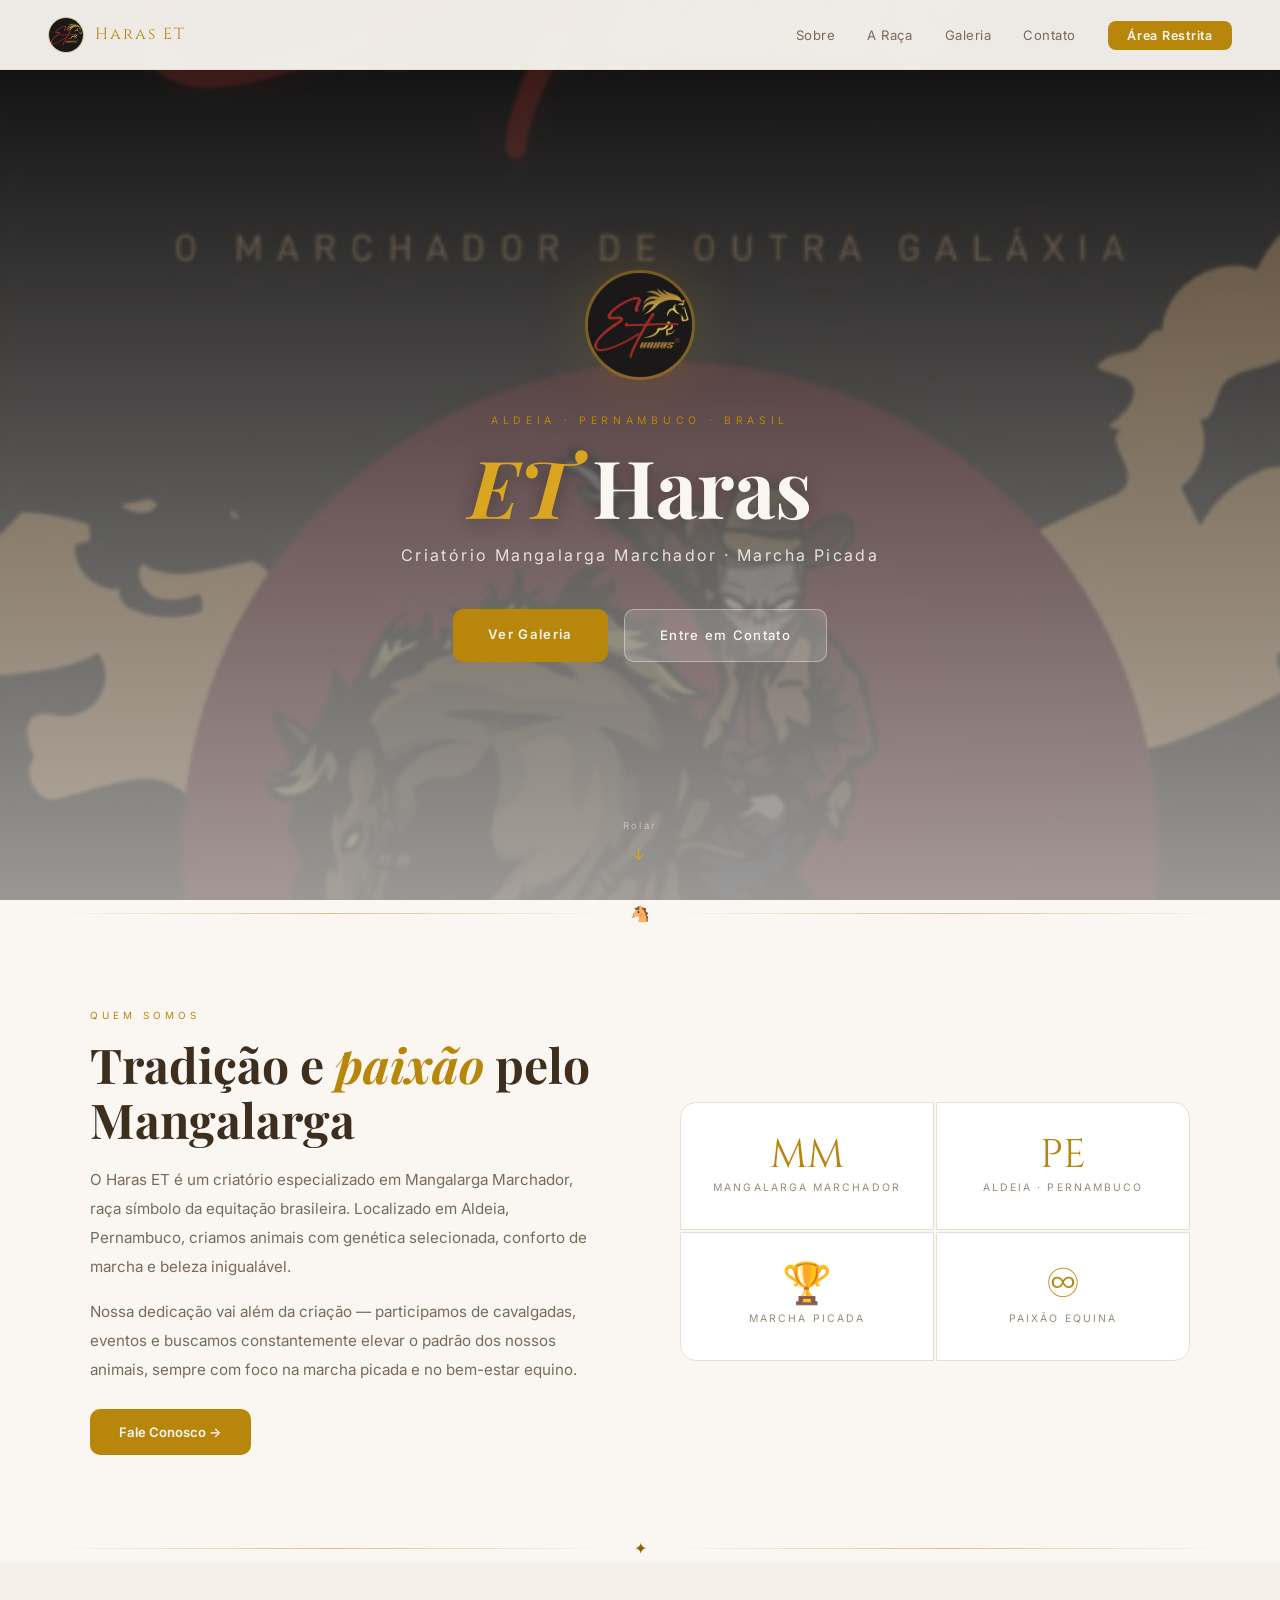
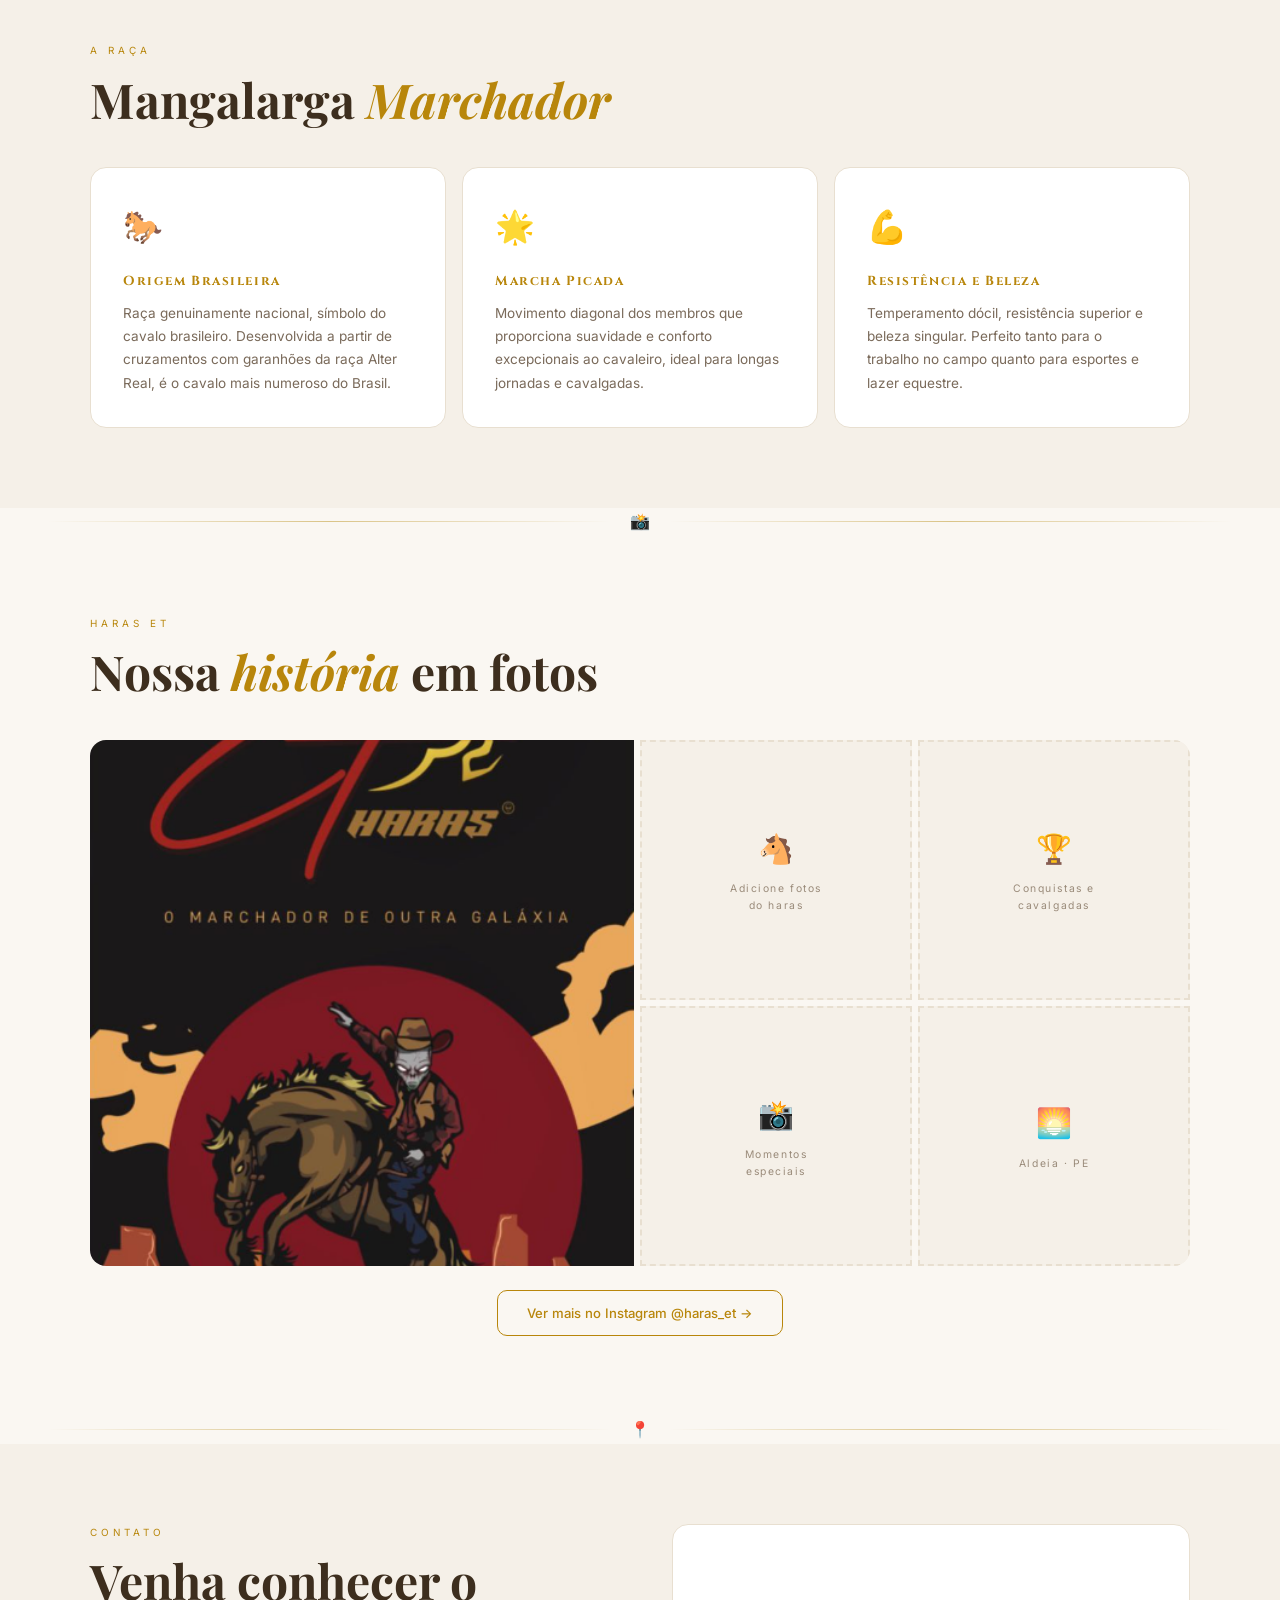
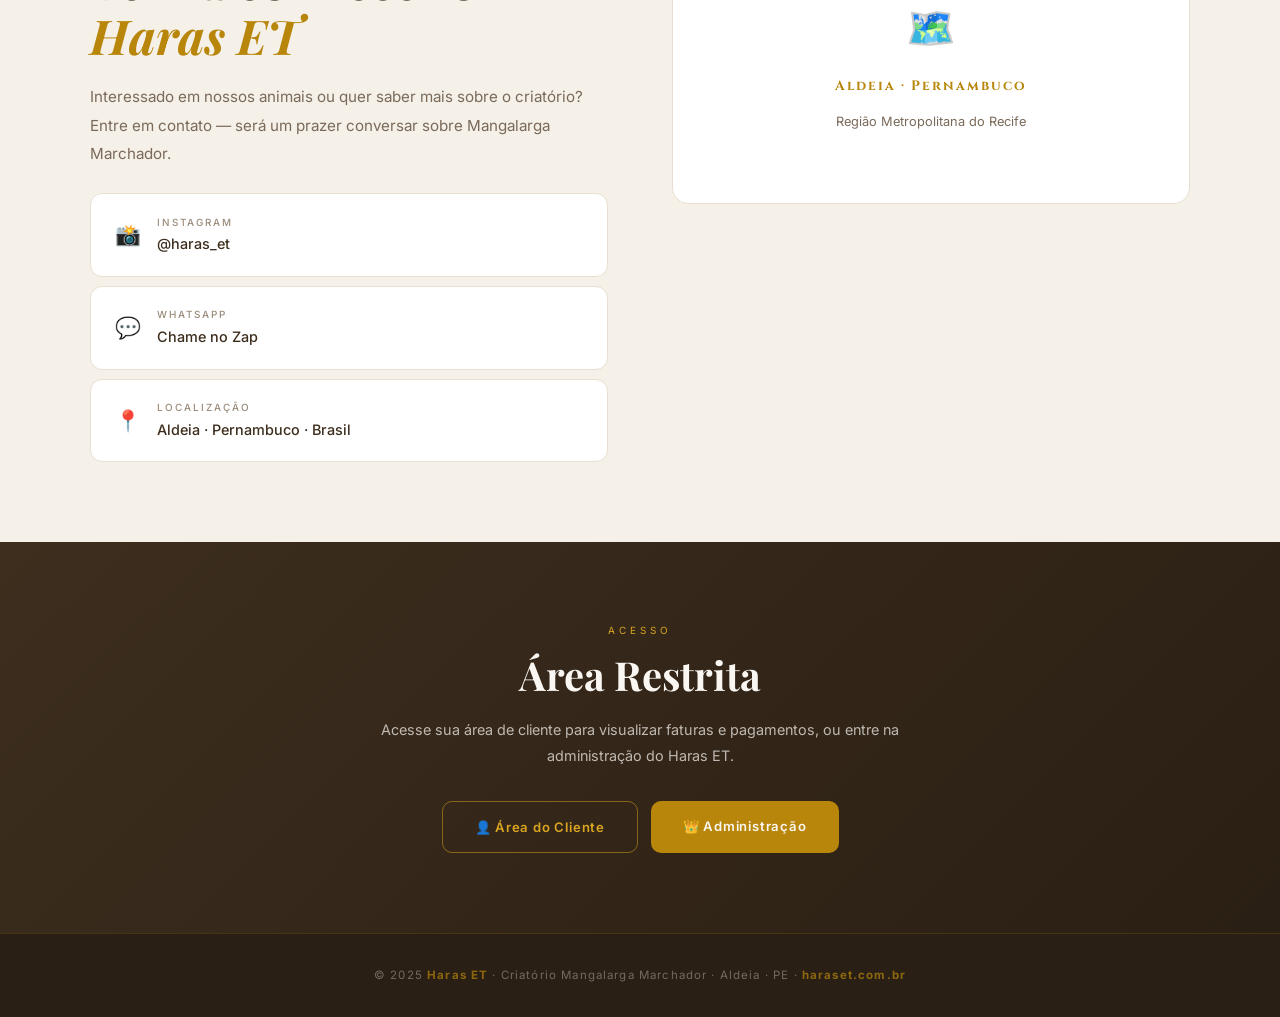
<file: index.html>
<!DOCTYPE html>
<html lang="pt-BR">
<head>
<meta charset="UTF-8"/>
<meta name="viewport" content="width=device-width, initial-scale=1.0"/>
<title>Haras ET · Criatório Mangalarga Marchador</title>
<link href="https://fonts.googleapis.com/css2?family=Cinzel:wght@400;600;900&family=Inter:wght@300;400;500;600&family=Playfair+Display:ital,wght@0,700;1,700&display=swap" rel="stylesheet"/>
<style>
:root{
  --gold:#B8860B;--gold-l:#DAA520;--gold-d:#8B6200;
  --red:#8B1A1A;--red-b:#C0392B;
  --bg:#FAF7F2;--bg2:#F5F0E8;--card:#FFFFFF;
  --border:#E8DFD0;--border2:#DAC488;
  --txt:#3D2E1E;--txt2:#7A6A5A;--txt3:#9A8B7A;
  --shadow:0 2px 16px rgba(61,46,30,0.08);
  --shadow-lg:0 8px 40px rgba(61,46,30,0.12);
}
*,*::before,*::after{box-sizing:border-box;margin:0;padding:0}
html{scroll-behavior:smooth}
body{background:var(--bg);color:var(--txt);font-family:'Inter',sans-serif;font-weight:400;line-height:1.7;overflow-x:hidden}

/* ── NAV ── */
nav{
  position:fixed;top:0;left:0;right:0;z-index:100;
  background:rgba(250,247,242,0.95);
  border-bottom:1px solid var(--border);
  backdrop-filter:blur(8px);
  padding:0 3rem;
  display:flex;align-items:center;justify-content:space-between;
  height:70px;transition:box-shadow .3s;
}
nav.scrolled{box-shadow:var(--shadow)}
.nav-logo{display:flex;align-items:center;gap:.7rem;text-decoration:none}
.nav-logo img{width:36px;height:36px;border-radius:50%;object-fit:cover;border:1.5px solid var(--border2)}
.nav-logo span{font-family:'Cinzel',serif;font-size:1rem;color:var(--gold);letter-spacing:.12em}
.nav-links{display:flex;align-items:center;gap:2rem;list-style:none}
.nav-links a{font-size:.82rem;color:var(--txt2);text-decoration:none;transition:color .2s;letter-spacing:.04em}
.nav-links a:hover{color:var(--gold)}
.nav-links .btn-restrita{
  background:var(--gold);color:#FAF7F2;
  padding:.45rem 1.2rem;border-radius:8px;
  font-size:.78rem;font-weight:600;letter-spacing:.06em;
  transition:all .2s;
}
.nav-links .btn-restrita:hover{background:var(--gold-l);transform:translateY(-1px);box-shadow:0 4px 12px rgba(184,134,11,0.25)}
.nav-toggle{display:none;background:none;border:none;cursor:pointer;color:var(--txt);font-size:1.4rem}

/* ── HERO ── */
#hero{
  min-height:100vh;
  display:flex;align-items:center;justify-content:center;
  position:relative;overflow:hidden;
  padding:5rem 3rem 3rem;
}
.hero-bg{
  position:absolute;inset:0;
  background:url('banner.jpg') center/cover no-repeat;
  filter:brightness(0.35) saturate(0.8);
}
.hero-overlay{
  position:absolute;inset:0;
  background:linear-gradient(to bottom,rgba(250,247,242,0) 0%,rgba(250,247,242,0.6) 100%);
}
.hero-content{
  position:relative;z-index:1;
  text-align:center;max-width:700px;
  animation:fadeUp .8s ease forwards;
}
.hero-logo{
  width:110px;height:110px;border-radius:50%;
  object-fit:cover;border:3px solid rgba(184,134,11,0.5);
  box-shadow:0 0 60px rgba(184,134,11,0.2);
  margin:0 auto 2rem;display:block;
}
.hero-tag{
  font-size:.65rem;letter-spacing:.45em;color:var(--gold);
  text-transform:uppercase;margin-bottom:1rem;
}
.hero-title{
  font-family:'Playfair Display',serif;
  font-size:clamp(2.8rem,8vw,5rem);
  color:#FAF7F2;font-weight:700;line-height:1;
  margin-bottom:.5rem;text-shadow:0 2px 20px rgba(0,0,0,0.3);
}
.hero-title em{color:var(--gold-l);font-style:italic}
.hero-subtitle{
  font-size:clamp(.85rem,2vw,1rem);
  color:rgba(250,247,242,0.85);
  letter-spacing:.15em;margin-top:1rem;margin-bottom:2.5rem;
}
.hero-cta{display:flex;gap:1rem;justify-content:center;flex-wrap:wrap}
.btn-hero-primary{
  background:var(--gold);color:#FAF7F2;
  padding:.9rem 2.2rem;border-radius:10px;
  font-size:.82rem;font-weight:600;letter-spacing:.1em;
  text-decoration:none;transition:all .2s;
}
.btn-hero-primary:hover{background:var(--gold-l);transform:translateY(-2px);box-shadow:0 6px 20px rgba(184,134,11,0.4)}
.btn-hero-outline{
  background:rgba(250,247,242,0.15);color:#FAF7F2;
  padding:.9rem 2.2rem;border-radius:10px;
  border:1.5px solid rgba(250,247,242,0.4);
  font-size:.82rem;font-weight:500;letter-spacing:.1em;
  text-decoration:none;transition:all .2s;backdrop-filter:blur(4px);
}
.btn-hero-outline:hover{background:rgba(250,247,242,0.25);transform:translateY(-2px)}
.scroll-indicator{
  position:absolute;bottom:2rem;left:50%;transform:translateX(-50%);
  display:flex;flex-direction:column;align-items:center;gap:.4rem;
  color:rgba(250,247,242,0.5);font-size:.6rem;letter-spacing:.25em;
  animation:bounce 2s ease-in-out infinite;
}
.scroll-indicator::after{
  content:'↓';font-size:1rem;color:var(--gold-l);
}

/* ── SECTIONS ── */
section{padding:5rem 3rem}
.section-inner{max-width:1100px;margin:0 auto}
.section-tag{font-size:.62rem;letter-spacing:.4em;color:var(--gold);text-transform:uppercase;margin-bottom:.8rem;display:block}
.section-title{font-family:'Playfair Display',serif;font-size:clamp(2rem,4vw,3rem);color:var(--txt);line-height:1.15;margin-bottom:1.2rem}
.section-title em{color:var(--gold);font-style:italic}

/* ── DIVIDER ── */
.section-divider{display:flex;align-items:center;gap:1.2rem;margin:0;padding:0 3rem}
.div-line{flex:1;height:1px;background:linear-gradient(to right,transparent,var(--border2),transparent)}
.div-icon{color:var(--gold-d);font-size:1rem}

/* ── SOBRE ── */
#sobre{background:var(--bg)}
.sobre-grid{display:grid;grid-template-columns:1fr 1fr;gap:5rem;align-items:center}
.sobre-text p{color:var(--txt2);line-height:1.9;margin-bottom:1rem;font-size:.95rem}
.sobre-text .btn{
  display:inline-flex;align-items:center;gap:.4rem;
  background:var(--gold);color:#FAF7F2;
  padding:.75rem 1.8rem;border-radius:10px;
  font-size:.82rem;font-weight:600;text-decoration:none;
  margin-top:.5rem;transition:all .2s;
}
.sobre-text .btn:hover{background:var(--gold-l);transform:translateY(-1px)}
.stats-grid{display:grid;grid-template-columns:1fr 1fr;gap:2px}
.stat-card{
  background:var(--card);border:1.5px solid var(--border);
  padding:2rem;text-align:center;transition:all .2s;
}
.stat-card:hover{border-color:var(--border2);box-shadow:var(--shadow)}
.stat-card:first-child{border-radius:16px 0 0 0}
.stat-card:nth-child(2){border-radius:0 16px 0 0}
.stat-card:nth-child(3){border-radius:0 0 0 16px}
.stat-card:last-child{border-radius:0 0 16px 0}
.stat-num{font-family:'Cinzel',serif;font-size:2.5rem;color:var(--gold);line-height:1;margin-bottom:.3rem}
.stat-lbl{font-size:.65rem;color:var(--txt3);letter-spacing:.2em;text-transform:uppercase}

/* ── RACA ── */
#raca{background:var(--bg2)}
.raca-grid{display:grid;grid-template-columns:repeat(3,1fr);gap:1rem;margin-top:2.5rem}
.raca-card{
  background:var(--card);border:1.5px solid var(--border);
  border-radius:16px;padding:2rem;
  transition:all .3s;position:relative;overflow:hidden;
}
.raca-card::before{
  content:'';position:absolute;top:0;left:0;right:0;height:3px;
  background:linear-gradient(to right,var(--red),var(--gold));
  transform:scaleX(0);transition:transform .3s;transform-origin:left;
}
.raca-card:hover{border-color:var(--border2);box-shadow:var(--shadow);transform:translateY(-3px)}
.raca-card:hover::before{transform:scaleX(1)}
.raca-icon{font-size:2rem;margin-bottom:1rem}
.raca-card h3{font-family:'Cinzel',serif;font-size:.82rem;letter-spacing:.12em;color:var(--gold);margin-bottom:.6rem}
.raca-card p{font-size:.85rem;color:var(--txt2);line-height:1.7}

/* ── GALERIA ── */
#galeria{background:var(--bg)}
.gallery-grid{
  display:grid;
  grid-template-columns:2fr 1fr 1fr;
  grid-template-rows:260px 260px;
  gap:6px;margin-top:2.5rem;border-radius:16px;overflow:hidden;
}
.gallery-item{position:relative;overflow:hidden;background:var(--bg2)}
.gallery-item.large{grid-row:span 2}
.gallery-item img{width:100%;height:100%;object-fit:cover;transition:transform .5s ease;display:block}
.gallery-item:hover img{transform:scale(1.05)}
.gallery-overlay{
  position:absolute;inset:0;
  background:linear-gradient(to top,rgba(61,46,30,0.6),transparent);
  display:flex;align-items:flex-end;padding:1rem;
  opacity:0;transition:opacity .3s;
}
.gallery-item:hover .gallery-overlay{opacity:1}
.gallery-overlay span{font-family:'Cinzel',serif;font-size:.65rem;letter-spacing:.2em;color:#FAF7F2;text-transform:uppercase}
.gallery-placeholder{
  width:100%;height:100%;display:flex;flex-direction:column;
  align-items:center;justify-content:center;gap:.5rem;
  border:2px dashed var(--border);background:var(--bg2);
}
.gp-icon{font-size:1.8rem}
.gp-txt{font-size:.65rem;letter-spacing:.15em;color:var(--txt3);text-align:center;line-height:1.6}
.gallery-cta{text-align:center;margin-top:1.5rem}
.gallery-cta a{
  display:inline-flex;align-items:center;gap:.4rem;
  color:var(--gold);border:1.5px solid var(--gold);
  padding:.7rem 1.8rem;border-radius:10px;
  font-size:.82rem;font-weight:500;text-decoration:none;
  transition:all .2s;
}
.gallery-cta a:hover{background:var(--gold);color:#FAF7F2}

/* ── CONTATO ── */
#contato{background:var(--bg2)}
.contato-grid{display:grid;grid-template-columns:1fr 1fr;gap:4rem;align-items:start}
.contato-info p{color:var(--txt2);font-size:.95rem;line-height:1.9;margin-bottom:1.5rem}
.contato-items{display:flex;flex-direction:column;gap:.6rem}
.contato-item{
  background:var(--card);border:1.5px solid var(--border);
  border-radius:12px;padding:1.2rem 1.5rem;
  display:flex;align-items:center;gap:1rem;
  text-decoration:none;transition:all .2s;
}
.contato-item:hover{border-color:var(--border2);box-shadow:var(--shadow);transform:translateX(4px)}
.ci-icon{font-size:1.3rem;flex-shrink:0}
.ci-info .ci-label{font-size:.62rem;letter-spacing:.2em;color:var(--txt3);text-transform:uppercase;font-weight:500}
.ci-info .ci-value{font-size:.9rem;color:var(--txt);font-weight:500;margin-top:.1rem}
.map-placeholder{
  background:var(--card);border:1.5px solid var(--border);
  border-radius:16px;padding:2rem;text-align:center;
  height:280px;display:flex;flex-direction:column;
  align-items:center;justify-content:center;gap:.8rem;
}
.map-placeholder .map-icon{font-size:2.5rem}
.map-placeholder h4{font-family:'Cinzel',serif;font-size:.85rem;letter-spacing:.15em;color:var(--gold)}
.map-placeholder p{font-size:.8rem;color:var(--txt2)}

/* ── AREA RESTRITA ── */
#area-restrita{
  background:linear-gradient(135deg,#3D2E1E,#2A1F14);
  padding:5rem 3rem;
}
#area-restrita .section-inner{text-align:center;max-width:600px}
#area-restrita .section-tag{color:var(--gold-l)}
#area-restrita .section-title{color:#FAF7F2}
#area-restrita p{color:rgba(250,247,242,0.7);font-size:.9rem;margin-bottom:2rem;line-height:1.8}
.area-btns{display:flex;gap:.8rem;justify-content:center;flex-wrap:wrap}
.area-btns a{
  padding:.85rem 2rem;border-radius:10px;
  font-size:.82rem;font-weight:600;text-decoration:none;
  transition:all .2s;letter-spacing:.06em;
}
.area-btns .ab-cliente{
  background:transparent;color:var(--gold-l);
  border:1.5px solid rgba(218,165,32,0.5);
}
.area-btns .ab-cliente:hover{background:rgba(218,165,32,0.1);border-color:var(--gold-l)}
.area-btns .ab-admin{
  background:var(--gold);color:#FAF7F2;
}
.area-btns .ab-admin:hover{background:var(--gold-l);transform:translateY(-2px);box-shadow:0 6px 20px rgba(184,134,11,0.4)}

/* ── FOOTER ── */
footer{
  background:#2A1F14;
  padding:2rem 3rem;
  text-align:center;
  border-top:1px solid rgba(184,134,11,0.2);
}
footer p{font-size:.72rem;color:rgba(250,247,242,0.35);letter-spacing:.1em}
footer strong{color:rgba(184,134,11,0.7)}

/* ── REVEAL ── */
.reveal{opacity:0;transform:translateY(24px);transition:opacity .7s ease,transform .7s ease}
.reveal.visible{opacity:1;transform:translateY(0)}

/* ── ANIMATIONS ── */
@keyframes fadeUp{from{opacity:0;transform:translateY(20px)}to{opacity:1;transform:translateY(0)}}
@keyframes bounce{0%,100%{transform:translate(-50%,0)}50%{transform:translate(-50%,6px)}}

/* ── MOBILE ── */
@media(max-width:768px){
  nav{padding:0 1.2rem}
  .nav-links{display:none}
  .nav-toggle{display:block}
  section{padding:3.5rem 1.2rem}
  .section-divider{padding:0 1.2rem}
  #hero{padding:4rem 1.2rem 3rem}
  .sobre-grid,.contato-grid{grid-template-columns:1fr;gap:2.5rem}
  .raca-grid{grid-template-columns:1fr}
  .gallery-grid{grid-template-columns:1fr 1fr;grid-template-rows:auto;border-radius:12px}
  .gallery-item.large{grid-row:span 1;grid-column:span 2;height:220px}
  .gallery-item{height:150px}
  #area-restrita{padding:3.5rem 1.2rem}
  footer{padding:1.5rem 1.2rem}
  .hero-cta{flex-direction:column;align-items:center}
}
</style>
</head>
<body>

<!-- NAV -->
<nav id="navbar">
  <a href="#" class="nav-logo">
    <img src="logo.jpg" alt="Haras ET"/>
    <span>Haras ET</span>
  </a>
  <ul class="nav-links">
    <li><a href="#sobre">Sobre</a></li>
    <li><a href="#raca">A Raça</a></li>
    <li><a href="#galeria">Galeria</a></li>
    <li><a href="#contato">Contato</a></li>
    <li><a href="acesso.html" class="btn-restrita">Área Restrita</a></li>
  </ul>
  <button class="nav-toggle" onclick="toggleNav()">☰</button>
</nav>

<!-- HERO -->
<section id="hero">
  <div class="hero-bg"></div>
  <div class="hero-overlay"></div>
  <div class="hero-content">
    <img src="logo.jpg" alt="Haras ET" class="hero-logo"/>
    <p class="hero-tag">Aldeia · Pernambuco · Brasil</p>
    <h1 class="hero-title"><em>ET</em> Haras</h1>
    <p class="hero-subtitle">Criatório Mangalarga Marchador · Marcha Picada</p>
    <div class="hero-cta">
      <a href="#galeria" class="btn-hero-primary">Ver Galeria</a>
      <a href="#contato" class="btn-hero-outline">Entre em Contato</a>
    </div>
  </div>
  <div class="scroll-indicator">Rolar</div>
</section>

<div class="section-divider reveal"><div class="div-line"></div><div class="div-icon">🐴</div><div class="div-line"></div></div>

<!-- SOBRE -->
<section id="sobre">
  <div class="section-inner sobre-grid">
    <div class="sobre-text reveal">
      <span class="section-tag">Quem Somos</span>
      <h2 class="section-title">Tradição e <em>paixão</em> pelo Mangalarga</h2>
      <p>O Haras ET é um criatório especializado em Mangalarga Marchador, raça símbolo da equitação brasileira. Localizado em Aldeia, Pernambuco, criamos animais com genética selecionada, conforto de marcha e beleza inigualável.</p>
      <p>Nossa dedicação vai além da criação — participamos de cavalgadas, eventos e buscamos constantemente elevar o padrão dos nossos animais, sempre com foco na marcha picada e no bem-estar equino.</p>
      <a href="#contato" class="btn">Fale Conosco →</a>
    </div>
    <div class="stats-grid reveal">
      <div class="stat-card"><div class="stat-num">MM</div><div class="stat-lbl">Mangalarga Marchador</div></div>
      <div class="stat-card"><div class="stat-num">PE</div><div class="stat-lbl">Aldeia · Pernambuco</div></div>
      <div class="stat-card"><div class="stat-num">🏆</div><div class="stat-lbl">Marcha Picada</div></div>
      <div class="stat-card"><div class="stat-num">♾</div><div class="stat-lbl">Paixão Equina</div></div>
    </div>
  </div>
</section>

<div class="section-divider reveal"><div class="div-line"></div><div class="div-icon">✦</div><div class="div-line"></div></div>

<!-- RAÇA -->
<section id="raca">
  <div class="section-inner">
    <div class="reveal">
      <span class="section-tag">A Raça</span>
      <h2 class="section-title">Mangalarga <em>Marchador</em></h2>
    </div>
    <div class="raca-grid">
      <div class="raca-card reveal">
        <div class="raca-icon">🐎</div>
        <h3>Origem Brasileira</h3>
        <p>Raça genuinamente nacional, símbolo do cavalo brasileiro. Desenvolvida a partir de cruzamentos com garanhões da raça Alter Real, é o cavalo mais numeroso do Brasil.</p>
      </div>
      <div class="raca-card reveal">
        <div class="raca-icon">🌟</div>
        <h3>Marcha Picada</h3>
        <p>Movimento diagonal dos membros que proporciona suavidade e conforto excepcionais ao cavaleiro, ideal para longas jornadas e cavalgadas.</p>
      </div>
      <div class="raca-card reveal">
        <div class="raca-icon">💪</div>
        <h3>Resistência e Beleza</h3>
        <p>Temperamento dócil, resistência superior e beleza singular. Perfeito tanto para o trabalho no campo quanto para esportes e lazer equestre.</p>
      </div>
    </div>
  </div>
</section>

<div class="section-divider reveal"><div class="div-line"></div><div class="div-icon">📸</div><div class="div-line"></div></div>

<!-- GALERIA -->
<section id="galeria">
  <div class="section-inner">
    <div class="reveal">
      <span class="section-tag">Haras ET</span>
      <h2 class="section-title">Nossa <em>história</em> em fotos</h2>
    </div>
    <div class="gallery-grid reveal">
      <div class="gallery-item large">
        <img src="banner.jpg" alt="Haras ET"/>
        <div class="gallery-overlay"><span>O Marchador de Outra Galáxia</span></div>
      </div>
      <div class="gallery-item"><div class="gallery-placeholder"><div class="gp-icon">🐴</div><div class="gp-txt">Adicione fotos<br>do haras</div></div></div>
      <div class="gallery-item"><div class="gallery-placeholder"><div class="gp-icon">🏆</div><div class="gp-txt">Conquistas e<br>cavalgadas</div></div></div>
      <div class="gallery-item"><div class="gallery-placeholder"><div class="gp-icon">📸</div><div class="gp-txt">Momentos<br>especiais</div></div></div>
      <div class="gallery-item"><div class="gallery-placeholder"><div class="gp-icon">🌅</div><div class="gp-txt">Aldeia · PE</div></div></div>
    </div>
    <div class="gallery-cta reveal">
      <a href="https://www.instagram.com/haras_et" target="_blank">Ver mais no Instagram @haras_et →</a>
    </div>
  </div>
</section>

<div class="section-divider reveal"><div class="div-line"></div><div class="div-icon">📍</div><div class="div-line"></div></div>

<!-- CONTATO -->
<section id="contato">
  <div class="section-inner contato-grid">
    <div class="contato-info reveal">
      <span class="section-tag">Contato</span>
      <h2 class="section-title">Venha conhecer o <em>Haras ET</em></h2>
      <p>Interessado em nossos animais ou quer saber mais sobre o criatório? Entre em contato — será um prazer conversar sobre Mangalarga Marchador.</p>
      <div class="contato-items">
        <a href="https://www.instagram.com/haras_et" target="_blank" class="contato-item">
          <div class="ci-icon">📸</div>
          <div class="ci-info"><div class="ci-label">Instagram</div><div class="ci-value">@haras_et</div></div>
        </a>
        <a href="https://wa.me/5581988643810" class="contato-item">
          <div class="ci-icon">💬</div>
          <div class="ci-info"><div class="ci-label">WhatsApp</div><div class="ci-value">Chame no Zap</div></div>
        </a>
        <div class="contato-item">
          <div class="ci-icon">📍</div>
          <div class="ci-info"><div class="ci-label">Localização</div><div class="ci-value">Aldeia · Pernambuco · Brasil</div></div>
        </div>
      </div>
    </div>
    <div class="map-placeholder reveal">
      <div class="map-icon">🗺️</div>
      <h4>Aldeia · Pernambuco</h4>
      <p>Região Metropolitana do Recife</p>
    </div>
  </div>
</section>

<!-- ÁREA RESTRITA -->
<section id="area-restrita">
  <div class="section-inner reveal">
    <span class="section-tag">Acesso</span>
    <h2 class="section-title" style="font-size:clamp(1.8rem,4vw,2.5rem)">Área Restrita</h2>
    <p>Acesse sua área de cliente para visualizar faturas e pagamentos, ou entre na administração do Haras ET.</p>
    <div class="area-btns">
      <a href="acesso.html#cliente" class="ab-cliente">👤 Área do Cliente</a>
      <a href="acesso.html#admin" class="ab-admin">👑 Administração</a>
    </div>
  </div>
</section>

<!-- FOOTER -->
<footer>
  <p>© 2025 <strong>Haras ET</strong> · Criatório Mangalarga Marchador · Aldeia · PE · <strong>haraset.com.br</strong></p>
</footer>

<script>
// Nav scroll
window.addEventListener('scroll',function(){
  document.getElementById('navbar').classList.toggle('scrolled',window.scrollY>50);
});

// Mobile nav
function toggleNav(){
  var links=document.querySelector('.nav-links');
  if(links.style.display==='flex'){ links.style.display='none'; }
  else {
    links.style.display='flex';
    links.style.flexDirection='column';
    links.style.position='fixed';
    links.style.top='70px';
    links.style.left='0';links.style.right='0';
    links.style.background='rgba(250,247,242,0.98)';
    links.style.padding='1.5rem';
    links.style.borderBottom='1px solid #E8DFD0';
    links.style.backdropFilter='blur(8px)';
    links.style.gap='1rem';
    links.style.zIndex='99';
  }
}

// Close mobile nav on link click
document.querySelectorAll('.nav-links a').forEach(function(a){
  a.addEventListener('click',function(){
    var links=document.querySelector('.nav-links');
    links.style.display='none';
  });
});

// Reveal on scroll
var reveals=document.querySelectorAll('.reveal');
var observer=new IntersectionObserver(function(entries){
  entries.forEach(function(e){ if(e.isIntersecting) e.target.classList.add('visible'); });
},{threshold:0.1});
reveals.forEach(function(el){ observer.observe(el); });
</script>
</body>
</html>
</file>
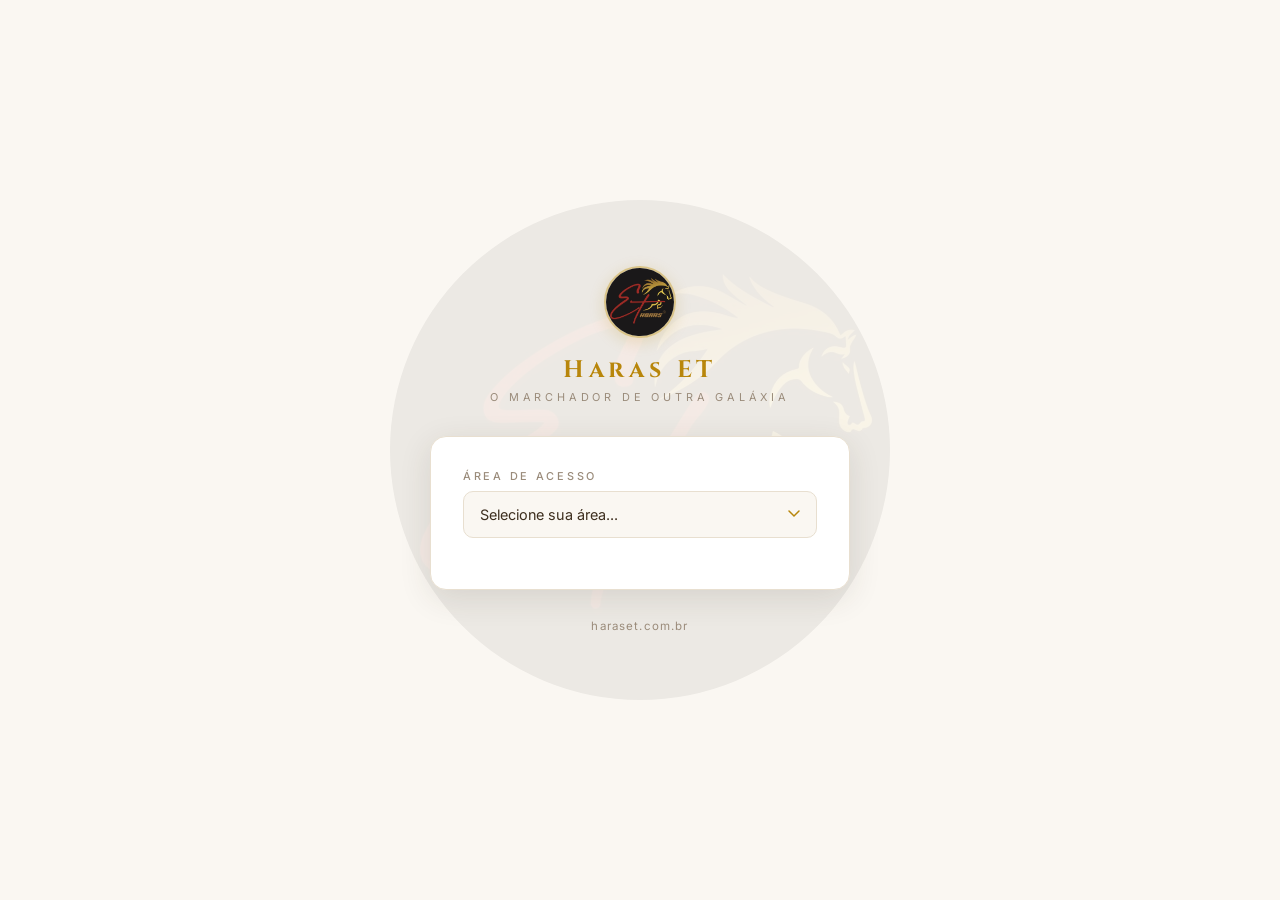
<file: acesso.html>
<!DOCTYPE html>
<html lang="pt-BR">
<head>
<meta charset="UTF-8"/>
<meta name="viewport" content="width=device-width, initial-scale=1.0, viewport-fit=cover"/>
<title>Haras ET</title>
<link href="https://fonts.googleapis.com/css2?family=Cinzel:wght@400;600;900&family=Inter:wght@300;400;500;600&display=swap" rel="stylesheet"/>
<link rel="manifest" href="manifest.json"/>
<meta name="theme-color" content="#FAF7F2"/>
<meta name="apple-mobile-web-app-capable" content="yes"/>
<meta name="apple-mobile-web-app-status-bar-style" content="default"/>
<meta name="apple-mobile-web-app-title" content="Haras ET"/>
<link rel="apple-touch-icon" href="logo.jpg"/>
<style>
:root{
  --gold:#B8860B;--gold-l:#DAA520;--gold-d:#8B6200;
  --bg:#FAF7F2;--bg2:#FFFFFF;--card:#FFFFFF;
  --border:#E8DFD0;--border2:#DAC488;
  --txt:#3D2E1E;--txt2:#7A6A5A;--txt3:#9A8B7A;
  --green:#2E7D32;--green-bg:#E8F5E8;
  --orange:#8B6200;--orange-bg:#FFF3DC;
  --red:#C0392B;--red-bg:#FDECEA;
  --shadow:0 2px 12px rgba(61,46,30,0.08);
  --shadow-lg:0 8px 32px rgba(61,46,30,0.12);
}
*,*::before,*::after{box-sizing:border-box;margin:0;padding:0}
html,body{height:100%}
body{
  background:var(--bg);color:var(--txt);
  font-family:'Inter',sans-serif;font-weight:400;
  min-height:100vh;display:flex;align-items:center;justify-content:center;
  padding:1.5rem;
  padding-top:calc(1.5rem + env(safe-area-inset-top));
  padding-bottom:calc(1.5rem + env(safe-area-inset-bottom));
  position:relative;overflow:hidden;
}

/* Marca d'água */
.watermark{
  position:fixed;top:50%;left:50%;
  transform:translate(-50%,-50%);
  width:min(80vw,500px);height:min(80vw,500px);
  border-radius:50%;
  background:url('logo.jpg') center/cover no-repeat;
  opacity:0.06;pointer-events:none;z-index:0;
}

.wrap{
  position:relative;z-index:1;
  width:100%;max-width:420px;
  display:flex;flex-direction:column;align-items:center;
}

/* Logo */
.logo-wrap{text-align:center;margin-bottom:2rem}
.logo-img{
  width:72px;height:72px;border-radius:50%;
  object-fit:cover;
  border:2.5px solid var(--border2);
  box-shadow:0 4px 16px rgba(184,134,11,0.2);
  display:block;margin:0 auto 1rem;
}
.logo-wrap h1{
  font-family:'Cinzel',serif;font-size:1.5rem;
  color:var(--gold);letter-spacing:.2em;margin-bottom:.25rem;
}
.logo-wrap p{font-size:.68rem;color:var(--txt3);letter-spacing:.35em;text-transform:uppercase}

/* Card */
.card{
  background:var(--card);border:1.5px solid var(--border);
  border-radius:16px;width:100%;padding:2rem;
  box-shadow:var(--shadow-lg);
}

/* Labels */
.lbl{
  font-size:.68rem;color:var(--txt3);letter-spacing:.25em;
  text-transform:uppercase;display:block;margin-bottom:.5rem;
  font-weight:500;
}

/* Select */
.sel{
  width:100%;background:var(--bg);border:1.5px solid var(--border);
  border-radius:10px;padding:.85rem 1rem;
  font-family:'Inter',sans-serif;font-size:.9rem;color:var(--txt);
  outline:none;cursor:pointer;appearance:none;-webkit-appearance:none;
  background-image:url("data:image/svg+xml,%3Csvg xmlns='http://www.w3.org/2000/svg' width='12' height='8' viewBox='0 0 12 8'%3E%3Cpath d='M1 1l5 5 5-5' stroke='%23B8860B' stroke-width='1.5' fill='none' stroke-linecap='round'/%3E%3C/svg%3E");
  background-repeat:no-repeat;background-position:right 1rem center;
  transition:border-color .2s,box-shadow .2s;margin-bottom:1.2rem;
}
.sel:focus{border-color:var(--gold);box-shadow:0 0 0 3px rgba(184,134,11,0.12)}
.sel option{background:#fff;color:var(--txt)}

/* Badge área */
.area-badge{
  display:flex;align-items:center;gap:12px;
  background:linear-gradient(135deg,#FFFBF0,#FFF8E7);
  border:1.5px solid var(--border2);border-radius:12px;
  padding:1rem 1.2rem;margin-bottom:1.2rem;
  animation:fadeIn .2s ease;
}
.area-badge.cliente{background:linear-gradient(135deg,#F0F7FF,#E8F2FF);border-color:#B3CFF5}
.area-badge.colab{background:linear-gradient(135deg,#F0FBF0,#E8F8E8);border-color:#A5D6A7}
.badge-icon{
  width:40px;height:40px;border-radius:10px;
  background:rgba(184,134,11,0.12);
  display:flex;align-items:center;justify-content:center;
  font-size:1.2rem;flex-shrink:0;
}
.area-badge.cliente .badge-icon{background:rgba(25,118,210,0.1)}
.area-badge.colab .badge-icon{background:rgba(46,125,50,0.1)}
.badge-txt h4{font-size:.9rem;font-weight:600;color:var(--txt);margin-bottom:.15rem}
.badge-txt p{font-size:.75rem;color:var(--txt2);line-height:1.4}

/* Divider */
.div-wrap{display:flex;align-items:center;gap:10px;margin-bottom:1.2rem}
.div-line{flex:1;height:1px;background:var(--border)}
.div-txt{font-size:.65rem;color:var(--txt3);letter-spacing:.2em;white-space:nowrap}

/* Input */
.inp{
  width:100%;background:var(--bg);border:1.5px solid var(--border);
  border-radius:10px;padding:.85rem 1rem;
  font-family:'Inter',sans-serif;font-size:.9rem;color:var(--txt);
  outline:none;transition:border-color .2s,box-shadow .2s;
  margin-bottom:1.2rem;
}
.inp:focus{border-color:var(--gold);box-shadow:0 0 0 3px rgba(184,134,11,0.12)}
.inp-hint{font-size:.7rem;color:var(--txt3);margin-top:-.8rem;margin-bottom:1rem;line-height:1.5}

/* Buttons */
.btn-gold{
  width:100%;background:var(--gold);color:#FAF7F2;
  border:none;border-radius:10px;padding:.95rem;
  font-family:'Cinzel',serif;font-size:.75rem;letter-spacing:.2em;
  font-weight:600;cursor:pointer;transition:all .2s;
  margin-bottom:.7rem;display:flex;align-items:center;justify-content:center;gap:.5rem;
}
.btn-gold:hover:not(:disabled){background:var(--gold-l);transform:translateY(-1px);box-shadow:0 4px 16px rgba(184,134,11,0.3)}
.btn-gold:disabled{opacity:.6;cursor:not-allowed;transform:none}
.btn-ghost{
  width:100%;background:transparent;color:var(--txt3);
  border:1.5px solid var(--border);border-radius:10px;padding:.8rem;
  font-family:'Inter',sans-serif;font-size:.82rem;cursor:pointer;
  transition:all .2s;text-decoration:none;display:block;text-align:center;
}
.btn-ghost:hover{border-color:var(--gold);color:var(--gold)}

/* Soon */
.soon{
  background:#F0FBF0;border:1.5px solid #A5D6A7;
  border-radius:12px;padding:1.2rem;text-align:center;
  margin-bottom:1rem;
}
.soon p{font-size:.8rem;color:var(--green);font-weight:500}
.soon span{font-size:.72rem;color:#4CAF50;display:block;margin-top:.3rem}

/* Error */
.erro{
  background:var(--red-bg);border:1.5px solid rgba(192,57,43,.25);
  border-radius:10px;color:var(--red);font-size:.8rem;
  padding:.8rem 1rem;margin-bottom:1rem;
  display:none;text-align:center;animation:shake .3s ease;
}
.erro.show{display:block}

/* Spinner */
.spin{
  width:16px;height:16px;border:2px solid rgba(250,247,242,.3);
  border-top-color:#FAF7F2;border-radius:50%;
  animation:spin .6s linear infinite;display:none;
}
.loading .spin{display:block}
.loading .btn-txt{display:none}

/* Footer */
.footer{text-align:center;margin-top:1.5rem}
.footer a{font-size:.72rem;color:var(--txt3);text-decoration:none;letter-spacing:.1em;transition:color .2s}
.footer a:hover{color:var(--gold)}

@keyframes spin{to{transform:rotate(360deg)}}
@keyframes fadeIn{from{opacity:0;transform:translateY(4px)}to{opacity:1;transform:translateY(0)}}
@keyframes shake{0%,100%{transform:translateX(0)}25%{transform:translateX(-4px)}75%{transform:translateX(4px)}}
</style>
</head>
<body>

<div class="watermark"></div>

<div class="wrap">
  <div class="logo-wrap">
    <img src="logo.jpg" alt="Haras ET" class="logo-img"/>
    <h1>Haras ET</h1>
    <p>O Marchador de Outra Galáxia</p>
  </div>

  <div class="card">
    <span class="lbl">Área de acesso</span>
    <select class="sel" id="area-select" onchange="mudarArea()">
      <option value="">Selecione sua área...</option>
      <option value="admin">👑  Administração</option>
      <option value="cliente">👤  Cliente</option>
      <option value="colab">🤝  Colaborador</option>
    </select>

    <div id="area-badge" style="display:none"></div>
    <div id="divider" class="div-wrap" style="display:none">
      <div class="div-line"></div><div class="div-txt">Identificação</div><div class="div-line"></div>
    </div>

    <div id="input-group" style="display:none">
      <span class="lbl" id="inp-label">Senha</span>
      <input class="inp" id="inp-field" type="password" placeholder="••••••••" onkeydown="if(event.key==='Enter')entrar()"/>
      <div class="inp-hint" id="inp-hint"></div>
    </div>

    <div id="soon-box" class="soon" style="display:none">
      <p>🚧 Área em desenvolvimento</p>
      <span>Em breve disponível para colaboradores</span>
    </div>

    <div class="erro" id="erro"></div>

    <button class="btn-gold" id="btn-entrar" onclick="entrar()" style="display:none">
      <div class="spin"></div>
      <span class="btn-txt">Entrar</span>
    </button>

    <a href="index.html" class="btn-ghost" id="btn-back" style="display:none">← Voltar ao site</a>
  </div>

  <div class="footer">
    <a href="index.html">haraset.com.br</a>
  </div>
</div>

<script>
const API = 'https://haraset-api.onrender.com';
let area = '';

function mudarArea(){
  area = document.getElementById('area-select').value;
  const badge  = document.getElementById('area-badge');
  const div    = document.getElementById('divider');
  const grp    = document.getElementById('input-group');
  const lbl    = document.getElementById('inp-label');
  const hint   = document.getElementById('inp-hint');
  const field  = document.getElementById('inp-field');
  const btn    = document.getElementById('btn-entrar');
  const soon   = document.getElementById('soon-box');
  const back   = document.getElementById('btn-back');
  const erro   = document.getElementById('erro');

  erro.classList.remove('show');
  field.value = '';
  btn.classList.remove('loading');
  btn.disabled = false;

  if(!area){
    badge.style.display=div.style.display=grp.style.display=btn.style.display=soon.style.display=back.style.display='none';
    return;
  }

  const info = {
    admin:  {cls:'admin',  icon:'👑', title:'Administração', desc:'Gestão de clientes, animais, faturas e pagamentos'},
    cliente:{cls:'cliente',icon:'👤', title:'Cliente',        desc:'Visualize suas faturas e pague via PIX'},
    colab:  {cls:'colab',  icon:'🤝', title:'Colaborador',    desc:'Ficha dos animais e relatórios de tratos'},
  }[area];

  badge.className='area-badge '+info.cls;
  badge.style.display='flex';
  badge.innerHTML=`<div class="badge-icon">${info.icon}</div><div class="badge-txt"><h4>${info.title}</h4><p>${info.desc}</p></div>`;
  back.style.display='block';

  if(area==='colab'){
    div.style.display=grp.style.display=btn.style.display='none';
    soon.style.display='block'; return;
  }

  soon.style.display='none';
  div.style.display='flex';
  grp.style.display='block';
  btn.style.display='flex';

  if(area==='admin'){
    lbl.textContent='Senha de Acesso';
    field.type='password';field.placeholder='••••••••';
    hint.textContent='';
    document.querySelector('.btn-txt').textContent='Entrar no Sistema';
  } else {
    lbl.textContent='Código de Acesso';
    field.type='text';field.placeholder='Digite seu código';
    hint.textContent='CPF ou telefone sem formatação — ex: 81999999999';
    document.querySelector('.btn-txt').textContent='Acessar Minhas Faturas';
  }
  setTimeout(()=>field.focus(),100);
}

async function entrar(){
  if(!area) return;
  const valor = document.getElementById('inp-field').value.trim();
  if(!valor){ showErro(area==='admin'?'Digite a senha':'Digite seu código'); return; }
  const btn = document.getElementById('btn-entrar');
  btn.classList.add('loading'); btn.disabled=true;
  try{
    if(area==='admin'){
      const r=await fetch(API+'/api/auth/admin',{method:'POST',headers:{'Content-Type':'application/json'},body:JSON.stringify({senha:valor})});
      const j=await r.json();
      if(!j.ok) throw new Error(j.erro||'Senha incorreta');
      salvarSessao(j.token,'admin',null,'Administrador');
      window.location.href='sistema.html';
    } else {
      const r=await fetch(API+'/api/auth/cliente',{method:'POST',headers:{'Content-Type':'application/json'},body:JSON.stringify({codigo:valor})});
      const j=await r.json();
      if(!j.ok) throw new Error(j.erro||'Código inválido');
      salvarSessao(j.token,'cliente',j.clienteId,j.nome);
      window.location.href='portal.html';
    }
  }catch(e){
    btn.classList.remove('loading'); btn.disabled=false;
    showErro(e.message||'Erro ao conectar');
  }
}

function salvarSessao(token,perfil,clienteId,nome){
  sessionStorage.setItem('het_token',token);
  sessionStorage.setItem('het_perfil',perfil);
  if(clienteId) sessionStorage.setItem('het_clienteId',clienteId);
  if(nome) sessionStorage.setItem('het_nome',nome);
  if(perfil==='admin'){ localStorage.setItem('het_token',token); localStorage.setItem('het_perfil',perfil); }
}

function showErro(msg){
  const el=document.getElementById('erro');
  el.textContent=msg; el.classList.add('show');
  setTimeout(()=>el.classList.remove('show'),3500);
}

window.addEventListener('load',function(){
  const token=localStorage.getItem('het_token');
  const perfil=localStorage.getItem('het_perfil');
  if(token&&perfil==='admin'){
    fetch(API+'/api/auth/me',{headers:{'Authorization':'Bearer '+token}})
      .then(r=>r.json()).then(j=>{ if(j.ok) window.location.href='sistema.html'; }).catch(()=>{});
  }
  const hash=window.location.hash.replace('#','');
  if(['admin','cliente','colab'].includes(hash)){
    document.getElementById('area-select').value=hash; mudarArea();
  }
});

if('serviceWorker' in navigator){
  window.addEventListener('load',function(){ navigator.serviceWorker.register('sw.js').catch(function(){}); });
}
</script>
</body>
</html>
</file>
